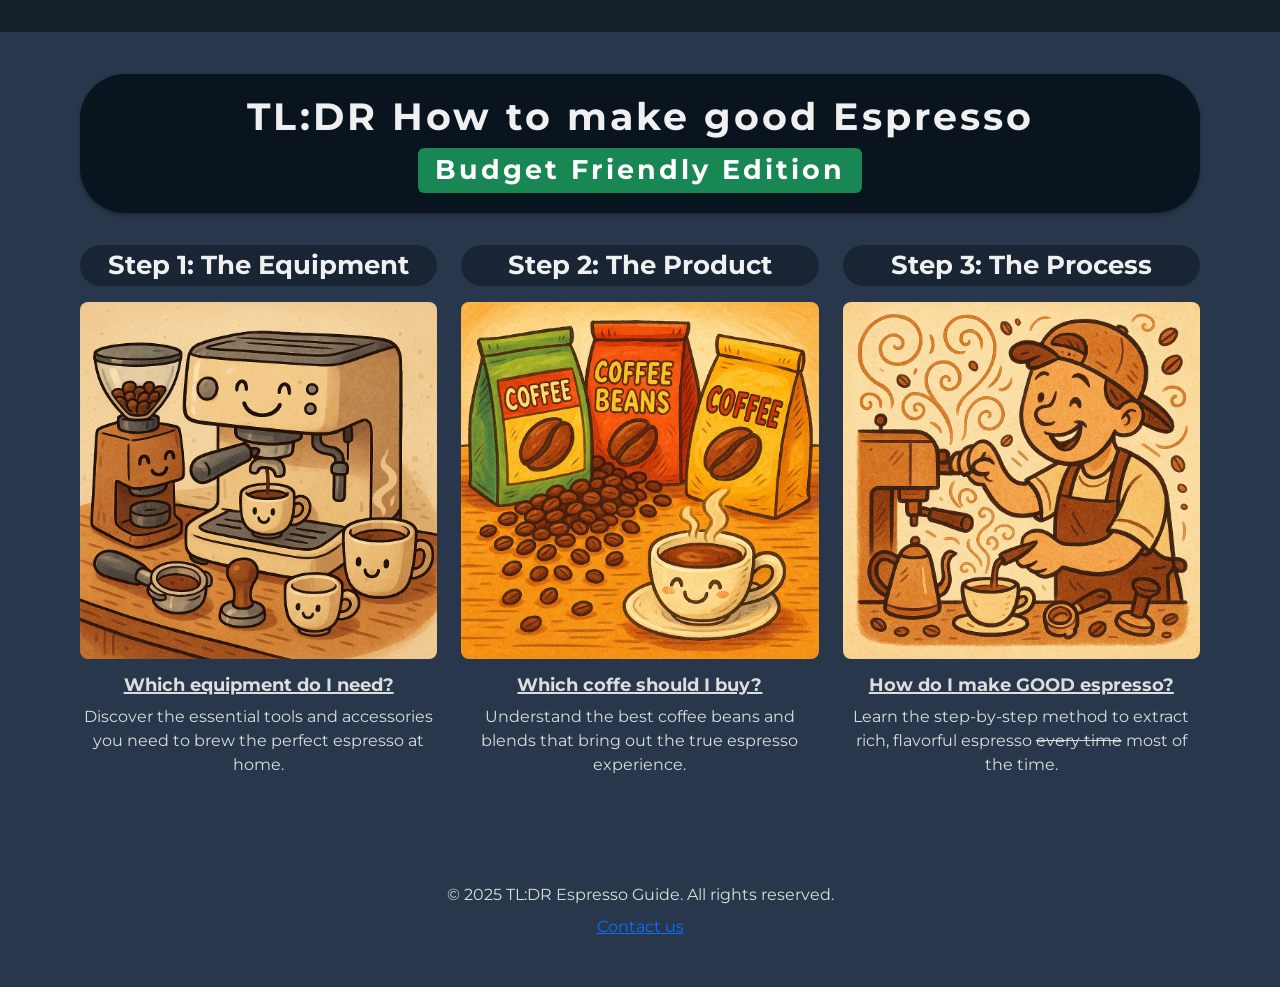
<file: Week 8 HTML, CSS, JavaScript/homepage/index.html>
<!DOCTYPE html>

<html lang="en">

<head>
    <link href="https://cdn.jsdelivr.net/npm/bootstrap@5.3.3/dist/css/bootstrap.min.css" rel="stylesheet"
        integrity="sha384-QWTKZyjpPEjISv5WaRU9OFeRpok6YctnYmDr5pNlyT2bRjXh0JMhjY6hW+ALEwIH" crossorigin="anonymous">
    <script src="https://cdn.jsdelivr.net/npm/bootstrap@5.3.3/dist/js/bootstrap.bundle.min.js"
        integrity="sha384-YvpcrYf0tY3lHB60NNkmXc5s9fDVZLESaAA55NDzOxhy9GkcIdslK1eN7N6jIeHz"
        crossorigin="anonymous"></script>
    <link href="https://fonts.googleapis.com/css2?family=Montserrat:wght@500&display=swap" rel="stylesheet">
    <link href="styles.css" rel="stylesheet">
    <title>TL:DR How to make good Espresso</title>

</head>



<body>
    <div class="container">
        <header class="header">
            <h1>
                <a href="index.html">TL:DR How to make good Espresso <br>
                    <span class="badge bg-success mt-2" style="font-size: 0.7em; vertical-align: middle;">Budget
                        Friendly Edition</span>
                </a>
            </h1>
        </header>
        <main>
            <div class="row">
                <div class="col-md-4">
                    <h2> <a href="equipment.html"> Step 1: The Equipment </a></h2>
                    <img src="assets/img/TheEquipment.png" alt="The Equipment illustration"
                        class="img-fluid mx-auto d-block">
                    <h3> Which equipment do I need? </h3>
                    <p class="intro-text"> Discover the essential tools and accessories you need to brew the perfect
                        espresso at home. </p>

                </div>
                <div class="col-md-4">
                    <h2> <a href="coffee.html"> Step 2: The Product </a></h2>
                    <img src="assets/img/TheProduct.png" alt="The Product illustration"
                        class="img-fluid mx-auto d-block">
                    <h3> Which coffe should I buy? </h3>
                    <p class="intro-text"> Understand the best coffee beans and blends that bring out the true espresso
                        experience. </p>

                </div>
                <div class="col-md-4">
                    <h2> <a href="process.html"> Step 3: The Process </a></h2>
                    <img src="assets/img/TheProcess.png" alt="The Process illustration"
                        class="img-fluid mx-auto d-block">
                    <h3> How do I make GOOD espresso? </h3>
                    <p class="intro-text"> Learn the step-by-step method to extract rich, flavorful espresso <span
                            class="crossed">every time</span> most of the time. </p>


                </div>
            </div>
    </div>
    </main>

    <footer class="text-center py-4 mt-5">
        <p class="mb-1">&copy; 2025 TL:DR Espresso Guide. All rights reserved.</p>
        <p class="mb-1">
            <a href="mailto:hello@example.com">Contact us</a>
        </p>
    </footer>
</body>

</html>
</file>
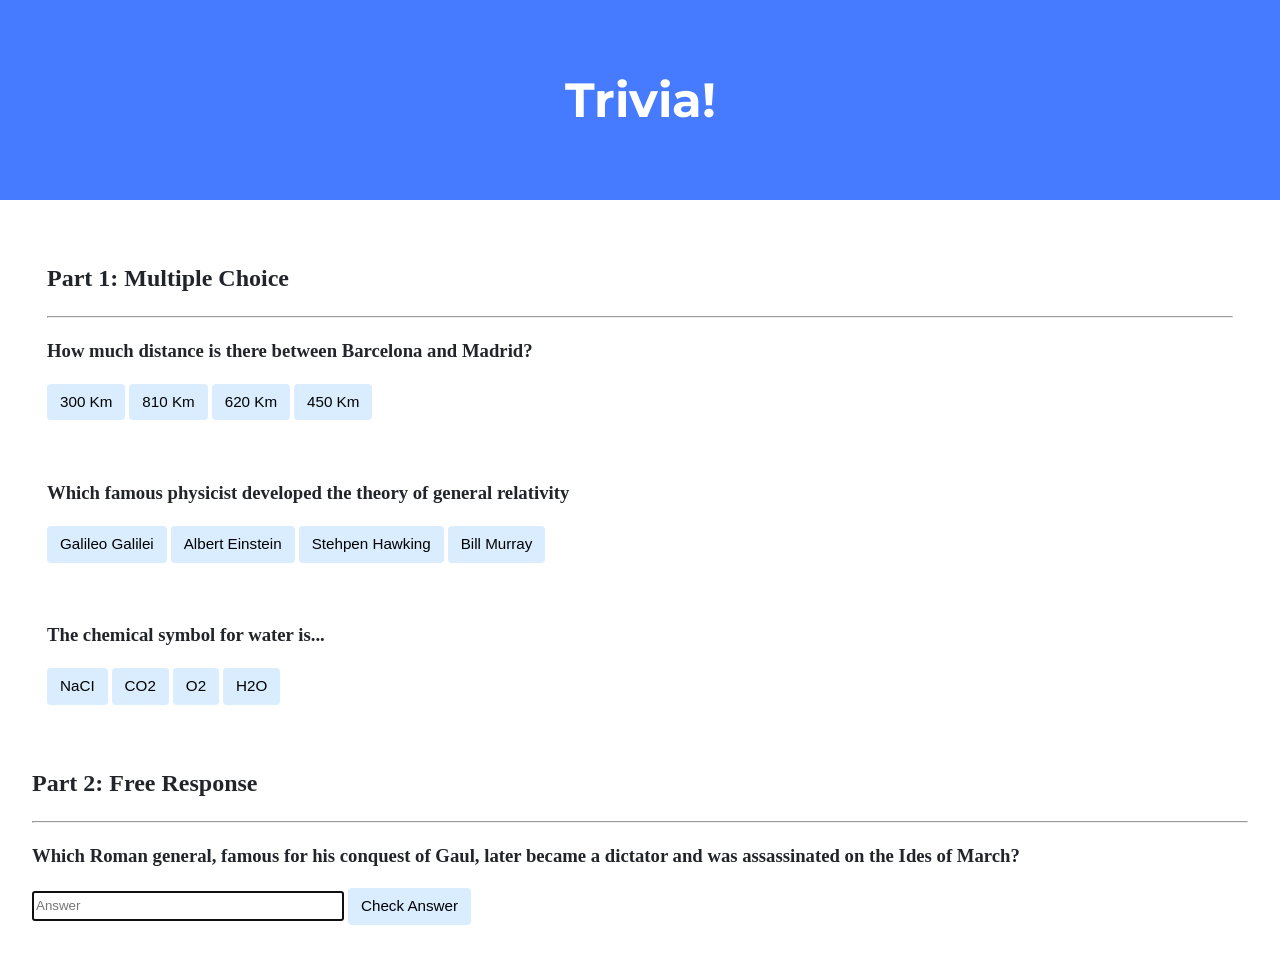
<file: Week 8 HTML, CSS, JavaScript/trivia/index.html>
<!DOCTYPE html>

<html lang="en">

    <head>
        <link href="https://fonts.googleapis.com/css2?family=Montserrat:wght@500&display=swap" rel="stylesheet">
        <link href="styles.css" rel="stylesheet">
        <title>Trivia!</title>
        <script>
            // Wait for DOM content to load
            document.addEventListener('DOMContentLoaded', function() {

                // Get all elements with class "correct"
                let corrects = document.querySelectorAll('.correct');
                // Add event listeners to each correct button
                for (let i = 0; i < corrects.length; i++) {
                    corrects[i].addEventListener('click', function() {
                        // Set backgroundColor to green
                        corrects[i].style.backgroundColor = 'Green';
                        // Go to parent element of correct button and find the 1st element with class 'feedback' which has that parent
                        corrects[i].parentElement.querySelector('.feedback').innerHTML = 'Correct!';
                    });
                }

                // If incorrect answer is clicked, change color to red.
                let incorrects = document.querySelectorAll('.incorrect');
                for (let i = 0; i < incorrects.length; i++) {
                    incorrects[i].addEventListener('click', function() {
                        // Set backgroundColor to red
                        incorrects[i].style.backgroundColor = 'Red';
                        // Go to parent element of correct button and find the 1st element with class 'feedback' which has that parent
                        incorrects[i].parentElement.querySelector('.feedback').innerHTML = 'Incorrect!';
                    });
                }

                // Check free Answer submission
                document.querySelector('#check').addEventListener('click', function() {
                    let input = document.querySelector('input');
                    if (input.value === 'Julius Caesar' || input.value === 'julius caesar') {
                        input.style.backgroundColor = 'green';
                        input.parentElement.querySelector('.feedback').innerHTML = 'Correct!';
                    } else {
                        input.style.backgroundColor = 'red';
                        input.parentElement.querySelector('.feedback').innerHTML = 'Incorrect!';
                    }
                });
            });
        </script>
    </head>

    <body>
        <div class="header">
            <h1>Trivia!</h1>
        </div>

        <div class="container">
            <div class="section">
                <h2>Part 1: Multiple Choice</h2>
                <hr>
                <h3>How much distance is there between Barcelona and Madrid?</h3>
                <button class="incorrect">300 Km</button>
                <button class="incorrect">810 Km</button>
                <button class="correct">620 Km</button>
                <button class="incorrect">450 Km</button>
                <p class="feedback"></p>
            </div>

            <div class="section">
                <h3>Which famous physicist developed the theory of general relativity</h3>
                <button class="incorrect">Galileo Galilei</button>
                <button class="correct">Albert Einstein</button>
                <button class="incorrect">Stehpen Hawking</button>
                <button class="incorrect">Bill Murray</button>
                <p class="feedback"></p>
            </div>

            <div class="section">
                <h3>The chemical symbol for water is...</h3>
                <button class="incorrect">NaCI</button>
                <button class="incorrect">CO2</button>
                <button class="incorrect">O2</button>
                <button class="correct">H2O</button>
                <p class="feedback"></p>
            </div>
        </div>

        <div class="section">
            <h2>Part 2: Free Response</h2>
            <hr>
            <h3>Which Roman general, famous for his conquest of Gaul, later became a dictator and was assassinated on the Ides of March?</h3>
            <form>
                <input autocomplete="off" autofocus id="name" placeholder="Answer" type="text">
                <button id="check" type="button">Check Answer</button>
                <p class="feedback"></p>
            </form>
        </div>

    </div>
</body>

</html>
</file>
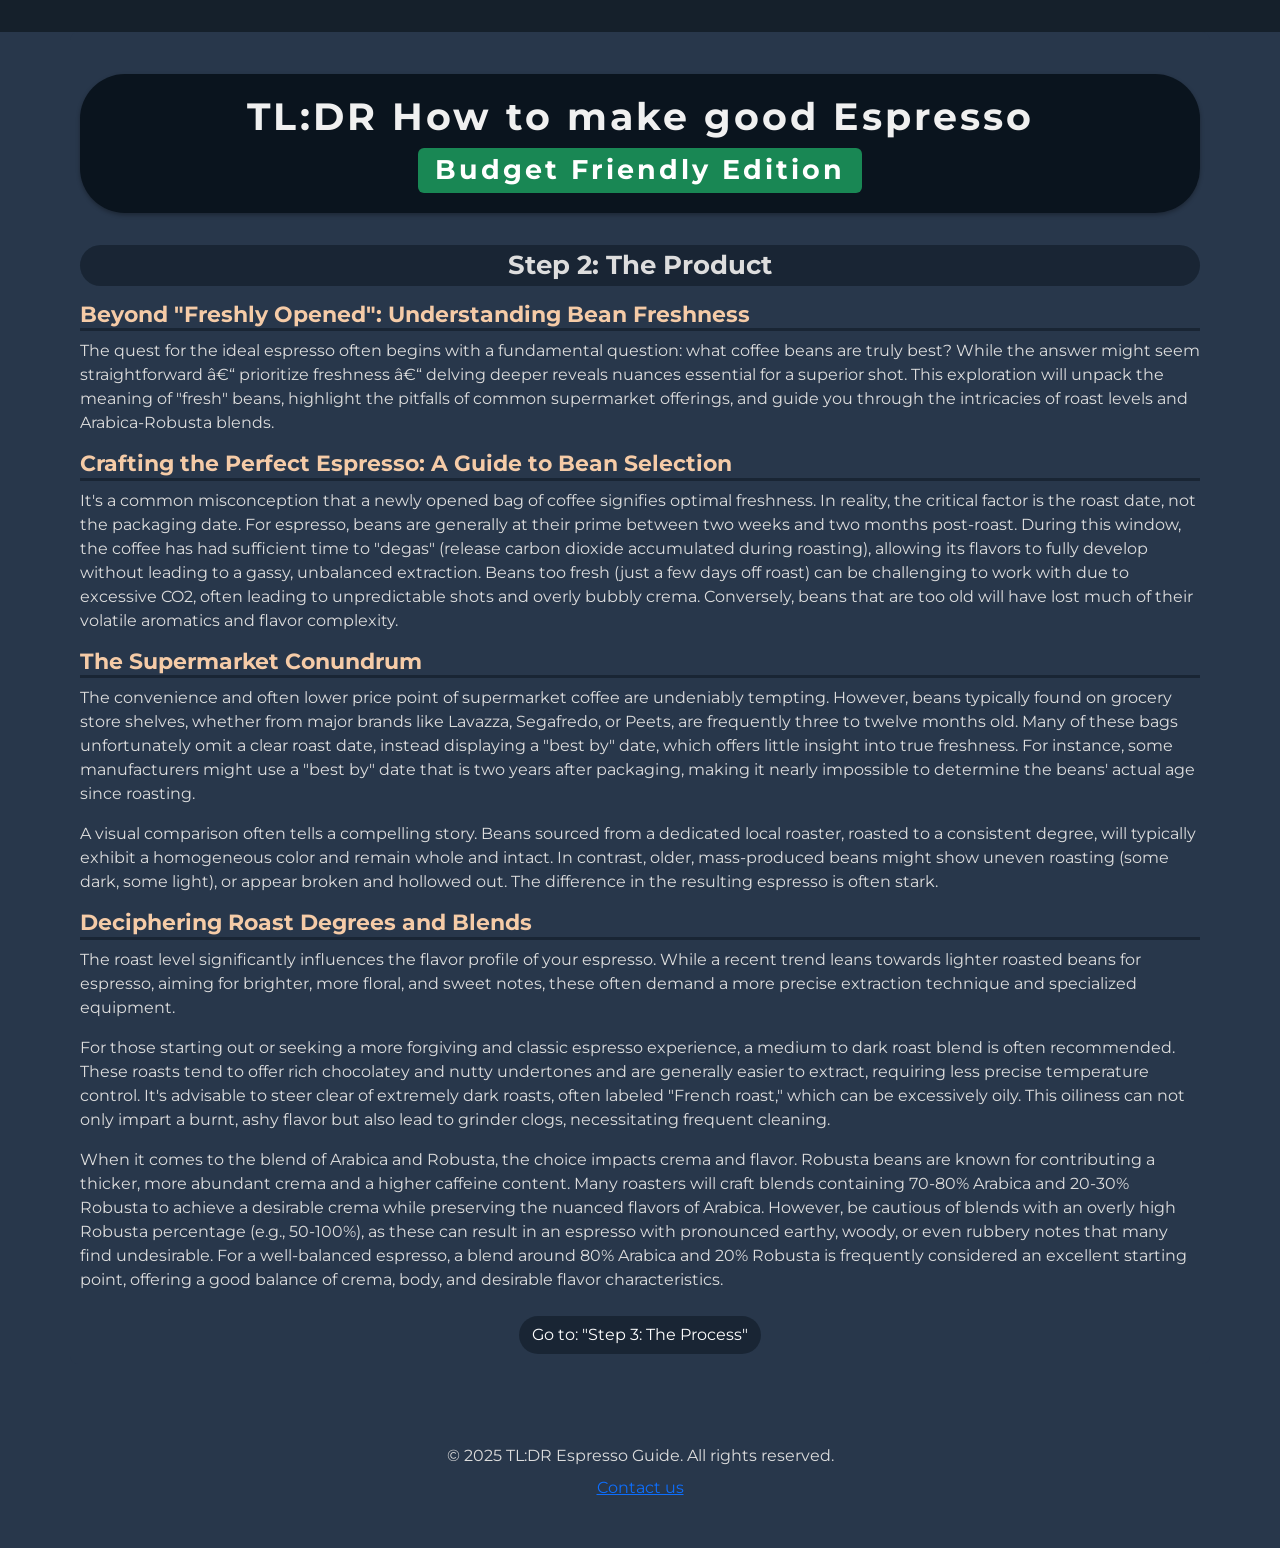
<file: Week 8 HTML, CSS, JavaScript/homepage/coffee.html>
<!DOCTYPE html>

<html lang="en">

<head>
    <link href="https://cdn.jsdelivr.net/npm/bootstrap@5.3.3/dist/css/bootstrap.min.css" rel="stylesheet"
        integrity="sha384-QWTKZyjpPEjISv5WaRU9OFeRpok6YctnYmDr5pNlyT2bRjXh0JMhjY6hW+ALEwIH" crossorigin="anonymous">
    <script src="https://cdn.jsdelivr.net/npm/bootstrap@5.3.3/dist/js/bootstrap.bundle.min.js"
        integrity="sha384-YvpcrYf0tY3lHB60NNkmXc5s9fDVZLESaAA55NDzOxhy9GkcIdslK1eN7N6jIeHz"
        crossorigin="anonymous"></script>
    <link href="https://fonts.googleapis.com/css2?family=Montserrat:wght@500&display=swap" rel="stylesheet">
    <link href="styles.css" rel="stylesheet">
    <title>Step 3: The Product</title>

</head>

<body>
    <div class="container">
        <header class="header">
            <h1>
                <a href="index.html">TL:DR How to make good Espresso <br>
                    <span class="badge bg-success mt-2" style="font-size: 0.7em; vertical-align: middle;">Budget
                        Friendly Edition</span>
                </a>
            </h1>
        </header>

        <main>
            <h2> Step 2: The Product </h2>
            <section>
                <h5> Beyond "Freshly Opened": Understanding Bean Freshness </h5>
                <p> The quest for the ideal espresso often begins with a fundamental question: what coffee beans are
                    truly best? While the answer might seem straightforward – prioritize freshness – delving deeper
                    reveals nuances essential for a superior shot. This exploration will unpack the meaning of "fresh"
                    beans, highlight the pitfalls of common supermarket offerings, and guide you through the intricacies
                    of roast levels and Arabica-Robusta blends. </p>
            </section>

            <section>
            <h5> Crafting the Perfect Espresso: A Guide to Bean Selection </h5>
            <p> It's a common misconception that a newly opened bag of coffee signifies optimal freshness. In reality,
                the critical factor is the roast date, not the packaging date. For espresso, beans are generally at
                their prime between two weeks and two months post-roast. During this window, the coffee has had
                sufficient time to "degas" (release carbon dioxide accumulated during roasting), allowing its flavors to
                fully develop without leading to a gassy, unbalanced extraction. Beans too fresh (just a few days off
                roast) can be challenging to work with due to excessive CO2, often leading to unpredictable shots and
                overly bubbly crema. Conversely, beans that are too old will have lost much of their volatile aromatics
                and flavor complexity.</p>
            </section>

            <section>
                <h5> The Supermarket Conundrum </h5>
                <p> The convenience and often lower price point of supermarket coffee are undeniably tempting. However,
                    beans typically found on grocery store shelves, whether from major brands like Lavazza, Segafredo,
                    or Peets, are frequently three to twelve months old. Many of these bags unfortunately omit a clear
                    roast date, instead displaying a "best by" date, which offers little insight into true freshness.
                    For instance, some manufacturers might use a "best by" date that is two years after packaging,
                    making it nearly impossible to determine the beans' actual age since roasting.</p>
                <p> A visual comparison often tells a compelling story. Beans sourced from a dedicated local roaster,
                    roasted to a consistent degree, will typically exhibit a homogeneous color and remain whole and
                    intact. In contrast, older, mass-produced beans might show uneven roasting (some dark, some light),
                    or appear broken and hollowed out. The difference in the resulting espresso is often stark.</p>
            </section>

            <section>
                <h5> Deciphering Roast Degrees and Blends </h5>
                <p> The roast level significantly influences the flavor profile of your espresso. While a recent trend
                    leans towards lighter roasted beans for espresso, aiming for brighter, more floral, and sweet notes,
                    these often demand a more precise extraction technique and specialized equipment. </p>
                <p> For those starting out or seeking a more forgiving and classic espresso experience, a medium to dark
                    roast blend is often recommended. These roasts tend to offer rich chocolatey and nutty undertones
                    and are generally easier to extract, requiring less precise temperature control. It's advisable to
                    steer clear of extremely dark roasts, often labeled "French roast," which can be excessively oily.
                    This oiliness can not only impart a burnt, ashy flavor but also lead to grinder clogs, necessitating
                    frequent cleaning. </p>
                <p> When it comes to the blend of Arabica and Robusta, the choice impacts crema and flavor. Robusta
                    beans are known for contributing a thicker, more abundant crema and a higher caffeine content. Many
                    roasters will craft blends containing 70-80% Arabica and 20-30% Robusta to achieve a desirable crema
                    while preserving the nuanced flavors of Arabica. However, be cautious of blends with an overly high
                    Robusta percentage (e.g., 50-100%), as these can result in an espresso with pronounced earthy,
                    woody, or even rubbery notes that many find undesirable. For a well-balanced espresso, a blend
                    around 80% Arabica and 20% Robusta is frequently considered an excellent starting point, offering a
                    good balance of crema, body, and desirable flavor characteristics.</p>
            </section>

            <div class="text-center mt-4">
                <a href="process.html" class="btn btn-custom1"> Go to: "Step 3: The Process"</a>
            </div>
    </div>
    </main>
    <footer class="text-center py-4 mt-5">
        <p class="mb-1">&copy; 2025 TL:DR Espresso Guide. All rights reserved.</p>
        <p class="mb-1">
            <a href="mailto:hello@example.com">Contact us</a>
        </p>
    </footer>

</body>

</html>
</file>
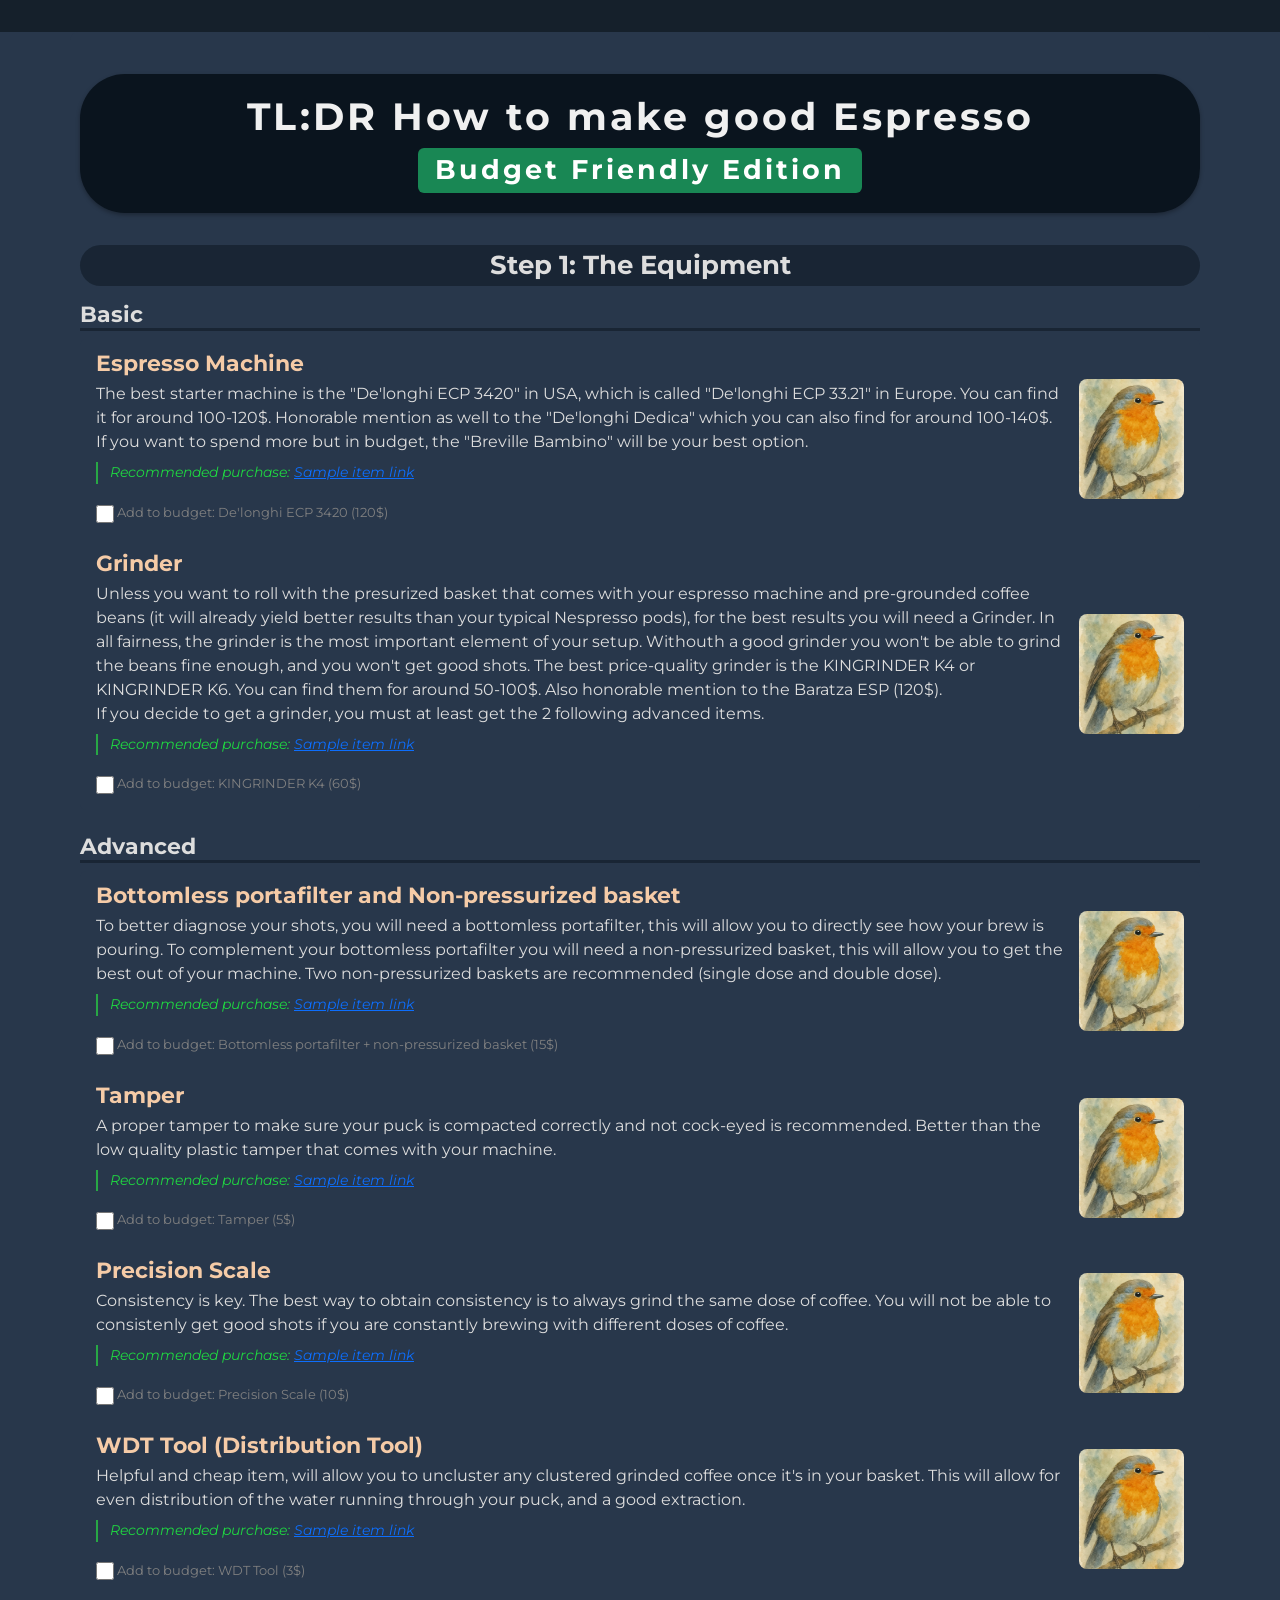
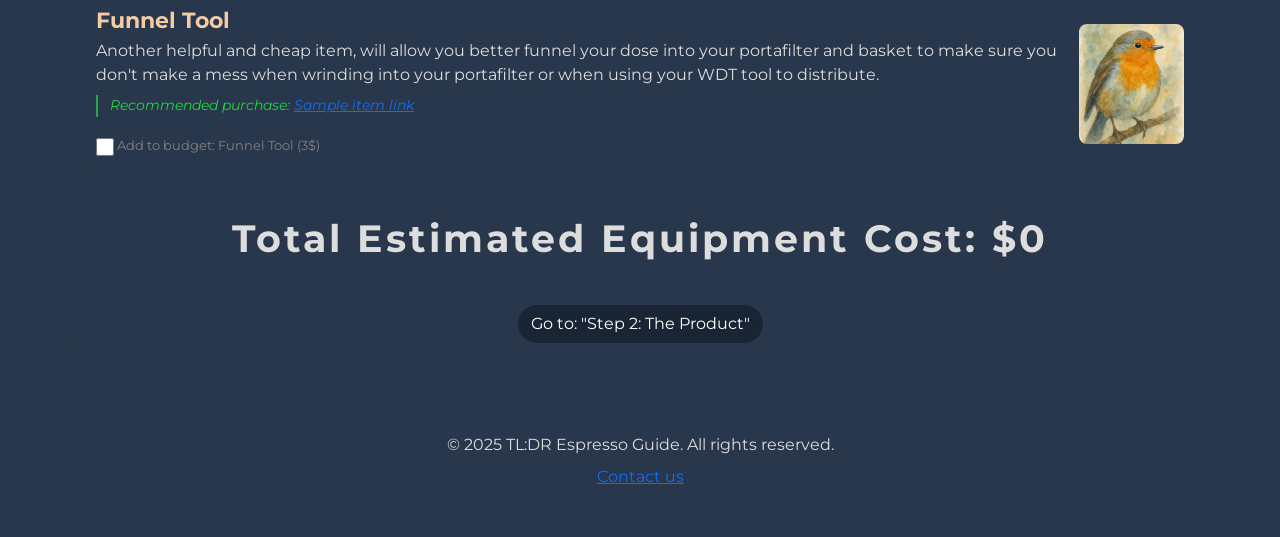
<file: Week 8 HTML, CSS, JavaScript/homepage/equipment.html>
<!DOCTYPE html>

<html lang="en">

<head>
    <link href="https://cdn.jsdelivr.net/npm/bootstrap@5.3.3/dist/css/bootstrap.min.css" rel="stylesheet"
        integrity="sha384-QWTKZyjpPEjISv5WaRU9OFeRpok6YctnYmDr5pNlyT2bRjXh0JMhjY6hW+ALEwIH" crossorigin="anonymous">
    <script src="https://cdn.jsdelivr.net/npm/bootstrap@5.3.3/dist/js/bootstrap.bundle.min.js"
        integrity="sha384-YvpcrYf0tY3lHB60NNkmXc5s9fDVZLESaAA55NDzOxhy9GkcIdslK1eN7N6jIeHz"
        crossorigin="anonymous"></script>
    <link href="https://fonts.googleapis.com/css2?family=Montserrat:wght@500&display=swap" rel="stylesheet">
    <link href="styles.css" rel="stylesheet">
    <title>Step 1: The Equipment</title>
    <script>
        document.addEventListener('DOMContentLoaded', function () {
            const checks = document.querySelectorAll('.item-check');
            const totalSpan = document.getElementById('total');

            checks.forEach(check => {
                check.addEventListener('change', () => {
                    let total = 0;
                    checks.forEach(item => {
                        if (item.checked) {
                            total += Number(item.dataset.price);
                        }
                    });
                    totalSpan.textContent = total;
                });
            });
        });
    </script>

</head>


<body>
    <div class="container">
        <header class="header">
            <h1>
                <a href="index.html">TL:DR How to make good Espresso <br>
                    <span class="badge bg-success mt-2" style="font-size: 0.7em; vertical-align: middle;">Budget
                        Friendly Edition</span>
                </a>
            </h1>
        </header>
        <main>
            <h2> Step 1: The Equipment </h2>

            <h4> Basic </h4>
            <ul class="list-group mb-4">
                <li class="list-group-item">
                    <div class="equipment-item">
                        <div>
                            <span class="equipment-title">Espresso Machine</span>
                            <span class="equipment-description"> The best starter machine is the "De'longhi ECP 3420" in
                                USA, which is called "De'longhi ECP 33.21" in Europe. You can find it for around
                                100-120$. Honorable mention as well to the "De'longhi Dedica" which you can also find
                                for around 100-140$. If you want to spend more but in budget, the "Breville Bambino"
                                will be your best option. </span>
                            <p class="recommended-items">
                                Recommended purchase:
                                <a href="https://amazon.es" target="_blank" rel="noopener noreferrer"> Sample item link
                                </a>
                            </p>
                            <label class="small-label">
                                <input type="checkbox" class="item-check" data-price="120"> Add to budget: De'longhi ECP
                                3420 (120$)
                            </label>
                        </div>
                        <img src="assets/img/placeholder.png" alt="This is a placeholder image">
                    </div>
                </li>
                <li class="list-group-item">
                    <div class="equipment-item">
                        <div>
                            <span class="equipment-title">Grinder</span>
                            <span class="equipment-description"> Unless you want to roll with the presurized basket that
                                comes with your espresso machine and pre-grounded coffee beans (it will already yield
                                better results than your typical Nespresso pods), for the best results you will need a
                                Grinder. In all fairness, the grinder is the most important element of your setup.
                                Withouth a good grinder you won't be able to grind the beans fine enough, and you won't
                                get good shots. The best price-quality grinder is the KINGRINDER K4 or KINGRINDER K6.
                                You can find them for around 50-100$. Also honorable mention to the Baratza ESP (120$).
                                <br> If you decide to get a grinder, you must at least get the 2 following advanced
                                items. </span>
                            <p class="recommended-items">
                                Recommended purchase:
                                <a href="https://amazon.es" target="_blank" rel="noopener noreferrer"> Sample item link
                                </a>
                            </p>
                            <label class="small-label">
                                <input type="checkbox" class="item-check" data-price="60"> Add to budget: KINGRINDER K4
                                (60$)
                            </label>
                        </div>
                        <img src="assets/img/placeholder.png" alt="This is a placeholder image">
                    </div>
                </li>
            </ul>

            <h4> Advanced </h4>
            <ul class="list-group mb-4">
                <li class="list-group-item">
                    <div class="equipment-item">
                        <div>
                            <span class="equipment-title">Bottomless portafilter and Non-pressurized basket</span>
                            <span class="equipment-description"> To better diagnose your shots, you will need a
                                bottomless portafilter, this will allow you to directly see how your brew is pouring. To
                                complement your bottomless portafilter you will need a non-pressurized basket, this will
                                allow you to get the best out of your machine. Two non-pressurized baskets are
                                recommended (single dose and double dose). </span>
                            <p class="recommended-items">
                                Recommended purchase:
                                <a href="https://amazon.es" target="_blank" rel="noopener noreferrer"> Sample item link
                                </a>
                            </p>
                            <label class="small-label">
                                <input type="checkbox" class="item-check" data-price="15"> Add to budget: Bottomless
                                portafilter + non-pressurized basket (15$)
                            </label>
                        </div>
                        <img src="assets/img/placeholder.png" alt="This is a placeholder image">
                    </div>
                </li>
                <li class="list-group-item">
                    <div class="equipment-item">
                        <div>
                            <span class="equipment-title">Tamper</span>
                            <span class="equipment-description"> A proper tamper to make sure your puck is compacted
                                correctly and not cock-eyed is recommended. Better than the low quality plastic tamper
                                that comes with your machine. </span>
                            <p class="recommended-items">
                                Recommended purchase:
                                <a href="https://amazon.es" target="_blank" rel="noopener noreferrer"> Sample item link
                                </a>
                            </p>
                            <label class="small-label">
                                <input type="checkbox" class="item-check" data-price="5"> Add to budget: Tamper (5$)
                            </label>
                        </div>
                        <img src="assets/img/placeholder.png" alt="This is a placeholder image">
                    </div>
                </li>
                <li class="list-group-item">
                    <div class="equipment-item">
                        <div>
                            <span class="equipment-title">Precision Scale</span>
                            <span class="equipment-description"> Consistency is key. The best way to obtain consistency
                                is to always grind the same dose of coffee. You will not be able to consistenly get good
                                shots if you are constantly brewing with different doses of coffee. </span>
                            <p class="recommended-items">
                                Recommended purchase:
                                <a href="https://amazon.es" target="_blank" rel="noopener noreferrer"> Sample item link
                                </a>
                            </p>
                            <label class="small-label">
                                <input type="checkbox" class="item-check" data-price="10"> Add to budget: Precision
                                Scale (10$)
                            </label>
                        </div>
                        <img src="assets/img/placeholder.png" alt="This is a placeholder image">
                    </div>
                </li>

                <li class="list-group-item">
                    <div class="equipment-item">
                        <div>
                            <span class="equipment-title">WDT Tool (Distribution Tool)</span>
                            <span class="equipment-description"> Helpful and cheap item, will allow you to uncluster any
                                clustered grinded coffee once it's in your basket. This will allow for even distribution
                                of the water running through your puck, and a good extraction. </span>
                            <p class="recommended-items">
                                Recommended purchase:
                                <a href="https://amazon.es" target="_blank" rel="noopener noreferrer"> Sample item link
                                </a>
                            </p>
                            <label class="small-label">
                                <input type="checkbox" class="item-check" data-price="3"> Add to budget: WDT Tool (3$)
                            </label>
                        </div>
                        <img src="assets/img/placeholder.png" alt="This is a placeholder image">
                    </div>
                </li>

                <li class="list-group-item">
                    <div class="equipment-item">
                        <div>
                            <span class="equipment-title">Funnel Tool</span>
                            <span class="equipment-description"> Another helpful and cheap item, will allow you better
                                funnel your dose into your portafilter and basket to make sure you don't make a mess
                                when wrinding into your portafilter or when using your WDT tool to distribute. </span>
                            <p class="recommended-items">
                                Recommended purchase:
                                <a href="https://amazon.es" target="_blank" rel="noopener noreferrer"> Sample item link
                                </a>
                            </p>
                            <label class="small-label">
                                <input type="checkbox" class="item-check" data-price="3"> Add to budget: Funnel Tool
                                (3$)
                            </label>
                        </div>
                        <img src="assets/img/placeholder.png" alt="This is a placeholder image">
                    </div>
                </li>

            </ul>
            <h1>Total Estimated Equipment Cost: $<span id="total">0</span></h1>
            <div class="text-center mt-4">
                <a href="coffee.html" class="btn btn-custom1"> Go to: "Step 2: The Product"</a>
            </div>
    </div>
    </main>
    <footer class="text-center py-4 mt-5">
        <p class="mb-1">&copy; 2025 TL:DR Espresso Guide. All rights reserved.</p>
        <p class="mb-1">
            <a href="mailto:hello@example.com">Contact us</a>
        </p>
    </footer>


</body>

</html>
</file>
<file: Week 8 HTML, CSS, JavaScript/homepage/styles.css>
html {
    background-color: rgb(21, 32, 43);
}


header {
    background-color: rgb(10, 20, 30);
    box-shadow: 0 2px 4px rgba(0, 0, 0, 0.3);
    border-radius: 45px;
    font-family: 'Montserrat', sans-serif;
}


body {
    background-color: rgb(40, 55, 75);
    padding-bottom: 20px;
    font-family: 'Montserrat', sans-serif;
}


h1 {
    font-size: 38px;
    text-align: center;
    padding-top: 20px;
    padding-bottom: 20px;
    font-weight: bold;
    letter-spacing: 3px;
    color: #ddd;
}

h2 {
    font-size: 26px;
    text-align: center;
    font-weight: bold;
    background-color: rgb(10, 20, 30, 0.5);
    color: #ddd;
    padding-top: 5px;
    padding-bottom: 5px;
    border-radius: 25px;
}

h3 {
    font-weight: bold;
    font-size: 18px;
    text-align: center;
    margin-top: 1rem;
    color: #ddd;
    text-decoration: underline;
    text-decoration-thickness: 2px
}

h4 {
    font-weight: bold;
    font-size: 22px;
    border-bottom: 3px solid rgb(10, 20, 30, 0.5);
    margin-top: 1rem;
    color: #ddd;
}

h5 {
    font-weight: bold;
    font-size: 22px;
    border-bottom: 3px solid rgb(10, 20, 30, 0.5);
    margin-top: 1rem;
    color: #f5cba7;
}

p {
    color: #ddd;
    margin-top: 0.5rem;
    margin-bottom: 1rem;
    line-height: 1.5;
}

.header {
    margin-top: 2rem;
    margin-bottom: 2rem;
}

.header a {
    margin-top: 2rem;
    text-decoration: none;
    color: #f0f0f0;
    transition: color 0.3s ease;
}

.header a:hover {
    color: #66bfff;
}

.col-md-4 h2 a {
    text-decoration: none;
    color: #f0f0f0;
    transition: color 0.3s ease;

}

.col-md-4 h2 a:hover {
    color: #66bfff;
}

.intro-text {
    font-size: 1rem;
    color: #ddd;
    margin-top: 0.5rem;
    margin-bottom: 1rem;
    line-height: 1.5;
    text-align: center;
}

.crossed {
    text-decoration: line-through;
    color: #ddd;
}

.container {
    background-color: rgb(40, 55, 75);
    margin: 2rem auto;
    padding: 10px;
    border-radius: 8px;
}

.btn-custom1 {
    background-color: rgb(10, 20, 30, 0.5);
    color: white;
    border-radius: 25px;
}

.btn-custom1:hover {
    background-color: rgb(10, 20, 30, 0.5);
    color: #66bfff;
    transition: color 0.3s ease;
    border-radius: 25px;
}

.equipment-title {
    font-weight: bold;
    font-size 1.1rem;
    color: #f5cba7;
    font-size: 22px;
}

.equipment-description {
    font-size: 0.9rem;
    display: block;
    margin-top: 2px;
    color: #ddd;
    font-size: 16px;
}

.step-title {
    font-weight: bold;
    font-size 1.1rem;
    color: #f5cba7;
    font-size: 22px;
}

.step-description {
    list-style-type: disc;
    font-size: 0.9rem;
    display: block;
    margin-top: 2px;
    color: #ddd;
    font-size: 16px;
}

.list-group-item {
    border: none;
    background-color: rgb(40, 55, 75);
    color: #ddd;
}

ol.list-group {
    list-style-type: decimal inside;
    padding-left: 40px;
}

.equipment-item {
    display: flex;
    align-items: center;
    justify-content: space-between;
}

.equipment-item img {
    max-height: 120px;
    object-fit: contain;
    margin-left: 15px;
    display: inline-block;
}


.recommended-items {
    font-style: italic;
    border-left: 2px solid #28a745;
    padding-left: 12px;
    margin-top: 8px;
    color: #1fd741;
    font-size: 0.9rem;
}

img {
    margin: 0 auto;
    margin-top: 1rem;
    margin-bottom: 1rem;
    display: block;
    border-radius: 8px;
}

input[type="checkbox"] {
    width: 18px;
    height: 18px;
    accent-color: green;
    vertical-align: middle;
    font-size: 0.5rem;
}

.small-label {
    margin-bottom: 8px;
    font-size: 0.8rem;
    color: gray;
}
</file>
<file: Week 8 HTML, CSS, JavaScript/trivia/styles.css>
body {
    background-color: #fff;
    color: #212529;
    font-size: 1rem;
    font-weight: 400;
    line-height: 1.5;
    margin: 0;
    text-align: left;
}

.container {
    margin-left: auto;
    margin-right: auto;
    padding-left: 15px;
    padding-right: 15px;
}

.header {
    background-color: #477bff;
    color: #fff;
    margin-bottom: 2rem;
    padding: 2rem 1rem;
    text-align: center;
}

.section {
    padding: 0.5rem 2rem 1rem 2rem;
}

.section:hover {
    background-color: #f5f5f5;
    transition: color 2s ease-in-out, background-color 0.15s ease-in-out;
}

h1 {
    font-family: 'Montserrat', sans-serif;
    font-size: 48px;
}

button, input[type="submit"] {
    background-color: #d9edff;
    border: 1px solid transparent;
    border-radius: 0.25rem;
    font-size: 0.95rem;
    font-weight: 400;
    line-height: 1.5;
    padding: 0.375rem 0.75rem;
    text-align: center;
    transition: color 0.15s ease-in-out, background-color 0.15s ease-in-out, border-color 0.15s ease-in-out, box-shadow 0.15s ease-in-out;
    vertical-align: middle;
}


input[type="text"] {
    line-height: 1.8;
    width: 25%;
}

input[type="text"]:hover {
    background-color: #f5f5f5;
    transition: color 2s ease-in-out, background-color 0.15s ease-in-out;
}
</file>
